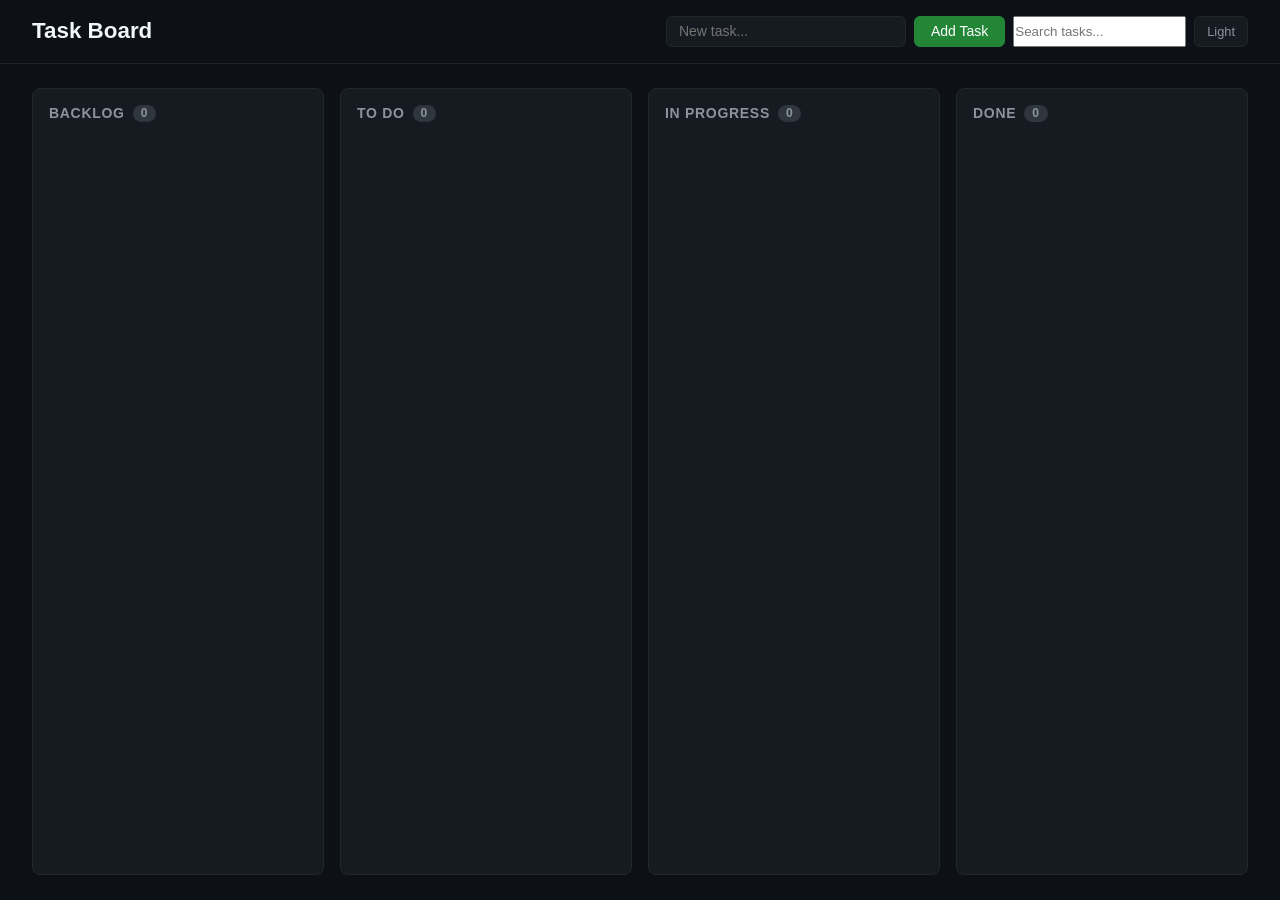
<file: index.html>
<!DOCTYPE html>
<html lang="en">
<head>
  <meta charset="UTF-8">
  <meta name="viewport" content="width=device-width, initial-scale=1.0">
  <title>HDD Task Board</title>
  <link rel="stylesheet" href="styles.css">
</head>
<body>
  <header>
    <h1>Task Board</h1>
    <div class="header-actions">
      <input type="text" id="new-task-input" placeholder="New task..." aria-label="New task title">
      <button id="add-task-btn">Add Task</button>
      <input type="text" id="search-input" placeholder="Search tasks..." aria-label="Search tasks">
      <button id="theme-toggle-btn" aria-label="Toggle theme">Dark</button>
    </div>
  </header>

  <main class="board">
    <section class="column" data-status="backlog">
      <h2>Backlog <span class="count" id="count-backlog">0</span></h2>
      <div class="task-list" id="list-backlog"></div>
    </section>

    <section class="column" data-status="todo">
      <h2>To Do <span class="count" id="count-todo">0</span></h2>
      <div class="task-list" id="list-todo"></div>
    </section>

    <section class="column" data-status="in-progress">
      <h2>In Progress <span class="count" id="count-in-progress">0</span></h2>
      <div class="task-list" id="list-in-progress"></div>
    </section>

    <section class="column" data-status="done">
      <h2>Done <span class="count" id="count-done">0</span></h2>
      <div class="task-list" id="list-done"></div>
    </section>
  </main>

  <script src="app.js"></script>
</body>
</html>
</file>
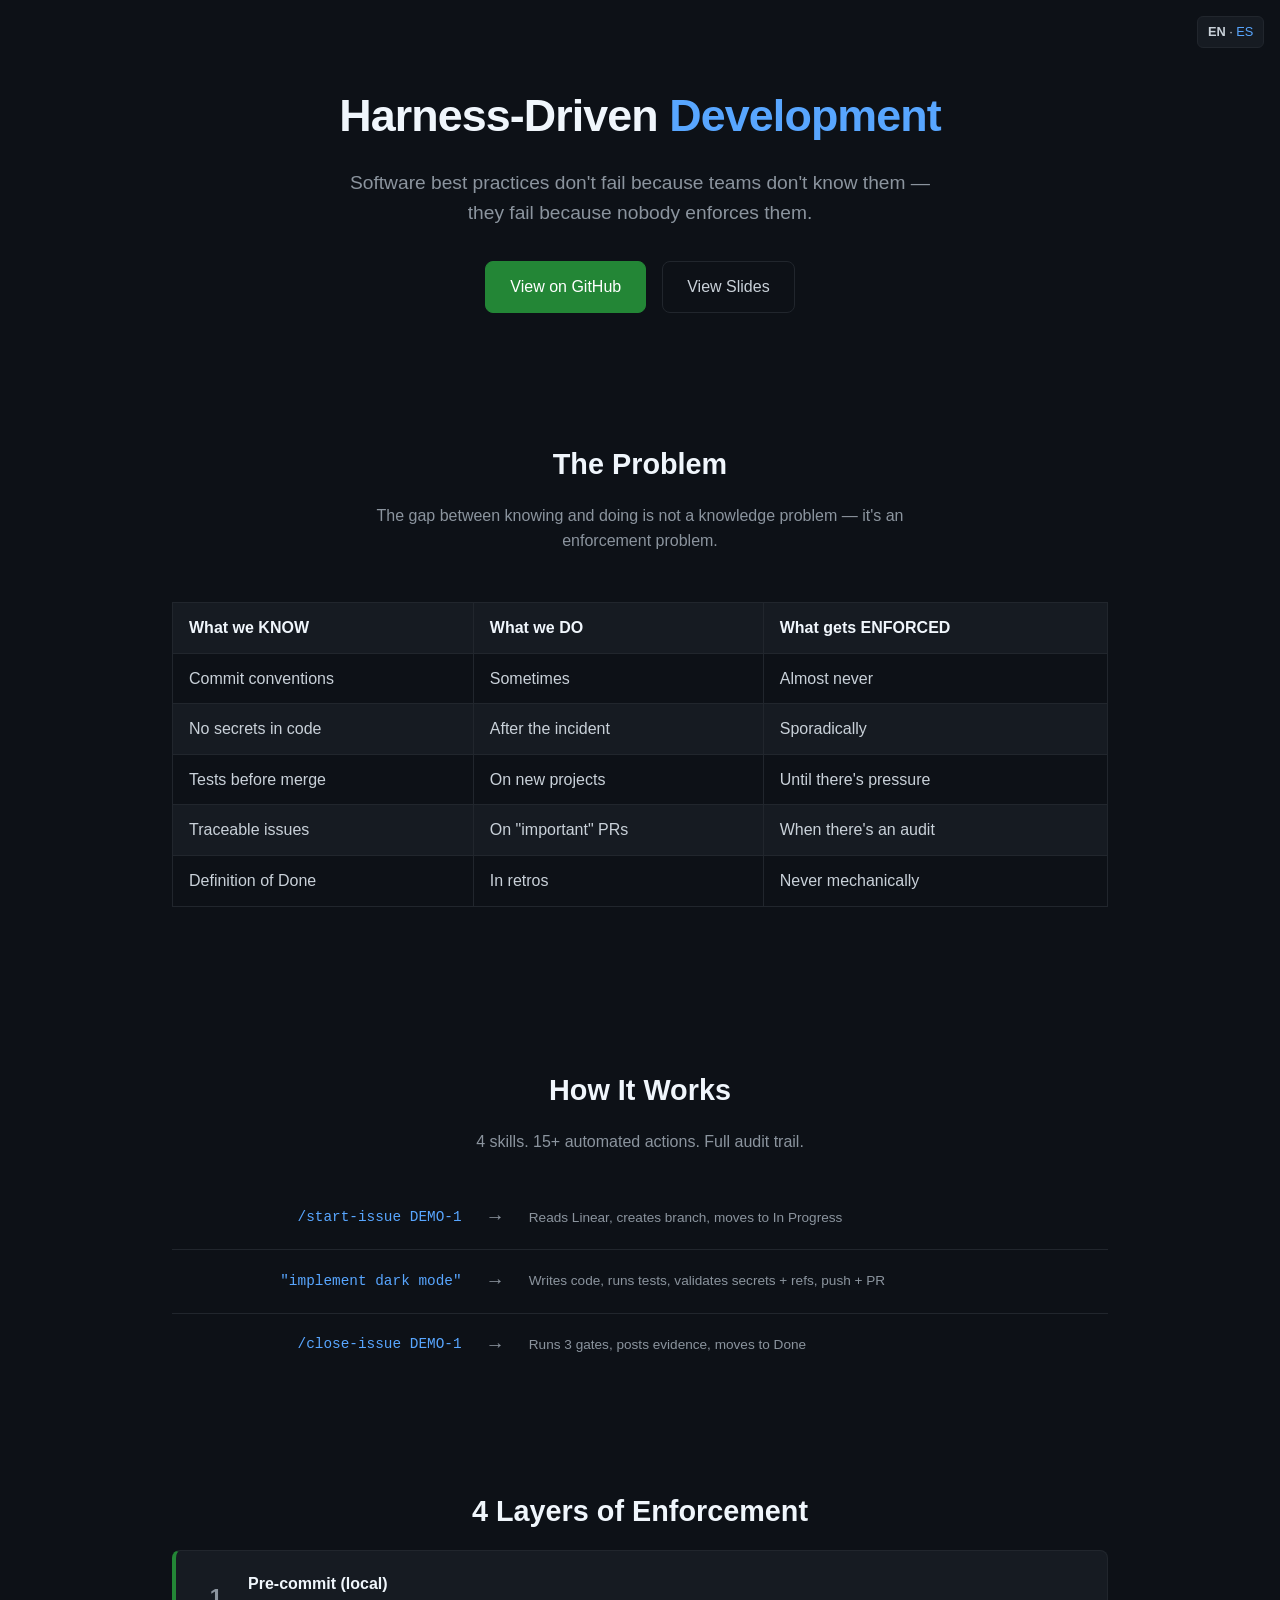
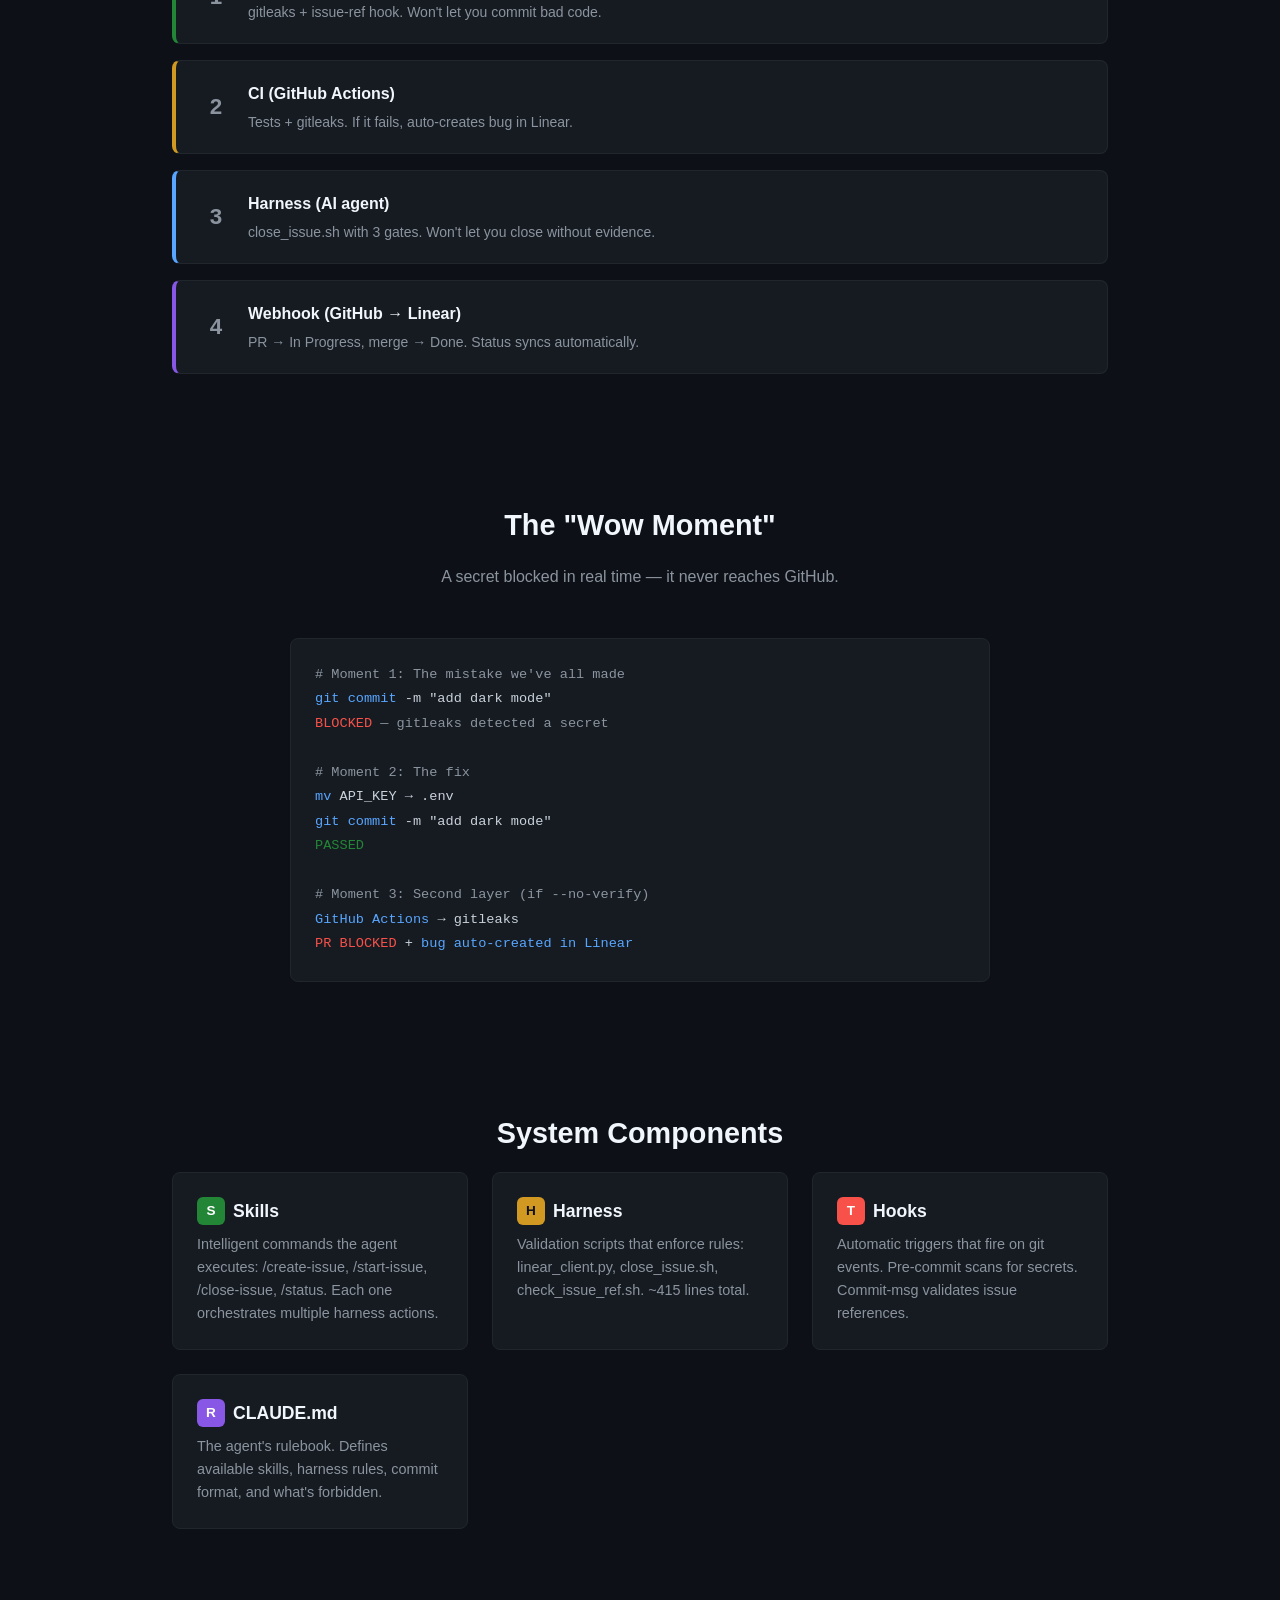
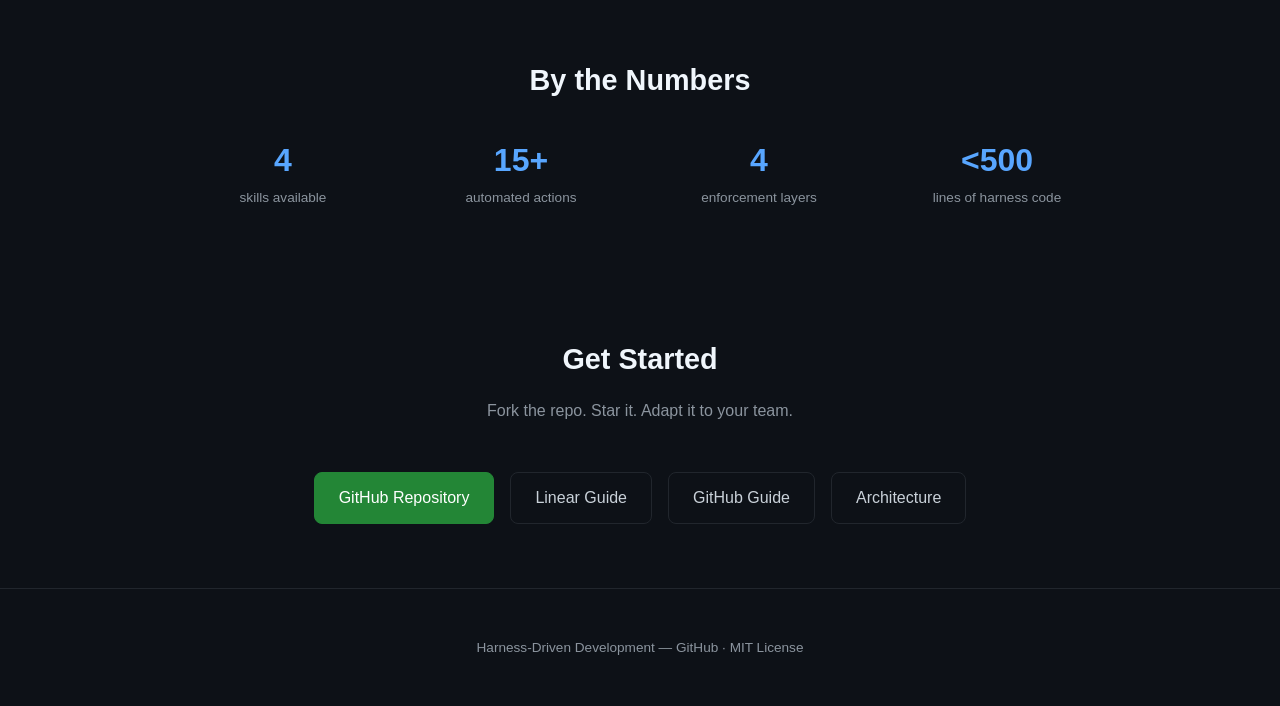
<file: docs/index.html>
<!DOCTYPE html>
<html lang="en">
<head>
  <meta charset="UTF-8">
  <meta name="viewport" content="width=device-width, initial-scale=1.0">
  <title>Harness-Driven Development</title>
  <meta name="description" content="Software best practices don't fail because teams don't know them — they fail because nobody enforces them. An AI agent with a harness closes that gap.">
  <style>
    *, *::before, *::after { box-sizing: border-box; margin: 0; padding: 0; }

    :root {
      --bg: #0d1117;
      --bg-card: #161b22;
      --border: #21262d;
      --text: #c9d1d9;
      --text-muted: #8b949e;
      --heading: #f0f6fc;
      --accent: #58a6ff;
      --green: #238636;
      --red: #f85149;
      --yellow: #d29922;
      --purple: #8957e5;
    }

    body {
      font-family: -apple-system, BlinkMacSystemFont, "Segoe UI", Roboto, Helvetica, Arial, sans-serif;
      background: var(--bg);
      color: var(--text);
      line-height: 1.6;
    }

    a { color: var(--accent); text-decoration: none; }
    a:hover { text-decoration: underline; }

    /* ── Hero ── */
    .hero {
      text-align: center;
      padding: 5rem 2rem 4rem;
      max-width: 800px;
      margin: 0 auto;
    }

    .hero h1 {
      font-size: 2.8rem;
      font-weight: 700;
      color: var(--heading);
      margin-bottom: 1rem;
      letter-spacing: -0.02em;
    }

    .hero h1 span { color: var(--accent); }

    .hero .tagline {
      font-size: 1.2rem;
      color: var(--text-muted);
      max-width: 600px;
      margin: 0 auto 2rem;
    }

    .hero-buttons {
      display: flex;
      gap: 1rem;
      justify-content: center;
      flex-wrap: wrap;
    }

    .btn {
      display: inline-flex;
      align-items: center;
      gap: 0.5rem;
      padding: 0.75rem 1.5rem;
      border-radius: 8px;
      font-size: 1rem;
      font-weight: 500;
      transition: all 0.2s;
    }

    .btn-primary {
      background: var(--green);
      color: #fff;
      border: 1px solid var(--green);
    }

    .btn-primary:hover { background: #2ea043; text-decoration: none; }

    .btn-secondary {
      background: transparent;
      color: var(--text);
      border: 1px solid var(--border);
    }

    .btn-secondary:hover { border-color: var(--text-muted); text-decoration: none; }

    /* ── Sections ── */
    section {
      max-width: 1000px;
      margin: 0 auto;
      padding: 4rem 2rem;
    }

    section h2 {
      font-size: 1.8rem;
      color: var(--heading);
      margin-bottom: 1rem;
      text-align: center;
    }

    section .subtitle {
      text-align: center;
      color: var(--text-muted);
      margin-bottom: 3rem;
      max-width: 600px;
      margin-left: auto;
      margin-right: auto;
    }

    /* ── Problem Table ── */
    .problem-table {
      width: 100%;
      border-collapse: collapse;
      margin-bottom: 2rem;
    }

    .problem-table th, .problem-table td {
      padding: 0.75rem 1rem;
      border: 1px solid var(--border);
      text-align: left;
    }

    .problem-table th {
      background: var(--bg-card);
      color: var(--heading);
      font-weight: 600;
    }

    .problem-table tr:nth-child(even) { background: var(--bg-card); }

    .col-know { color: var(--green); }
    .col-do { color: var(--yellow); }
    .col-enforce { color: var(--red); }

    /* ── Cards Grid ── */
    .cards {
      display: grid;
      grid-template-columns: repeat(auto-fit, minmax(280px, 1fr));
      gap: 1.5rem;
    }

    .card {
      background: var(--bg-card);
      border: 1px solid var(--border);
      border-radius: 8px;
      padding: 1.5rem;
    }

    .card h3 {
      color: var(--heading);
      font-size: 1.1rem;
      margin-bottom: 0.5rem;
      display: flex;
      align-items: center;
      gap: 0.5rem;
    }

    .card p { color: var(--text-muted); font-size: 0.9rem; }

    .card-icon {
      width: 28px;
      height: 28px;
      border-radius: 6px;
      display: inline-flex;
      align-items: center;
      justify-content: center;
      font-size: 0.85rem;
      flex-shrink: 0;
    }

    /* ── Layers ── */
    .layers {
      display: flex;
      flex-direction: column;
      gap: 1rem;
    }

    .layer {
      background: var(--bg-card);
      border: 1px solid var(--border);
      border-radius: 8px;
      padding: 1.25rem 1.5rem;
      display: flex;
      align-items: center;
      gap: 1rem;
      border-left: 4px solid;
    }

    .layer:nth-child(1) { border-left-color: var(--green); }
    .layer:nth-child(2) { border-left-color: var(--yellow); }
    .layer:nth-child(3) { border-left-color: var(--accent); }
    .layer:nth-child(4) { border-left-color: var(--purple); }

    .layer-num {
      font-size: 1.4rem;
      font-weight: 700;
      color: var(--text-muted);
      width: 2rem;
      text-align: center;
      flex-shrink: 0;
    }

    .layer-content h3 { color: var(--heading); font-size: 1rem; margin-bottom: 0.25rem; }
    .layer-content p { color: var(--text-muted); font-size: 0.875rem; }

    /* ── Flow ── */
    .flow {
      display: grid;
      grid-template-columns: 1fr auto 2fr;
      gap: 0.5rem 1.5rem;
      align-items: center;
    }

    .flow-you {
      text-align: right;
      font-family: monospace;
      color: var(--accent);
      font-size: 0.9rem;
    }

    .flow-arrow { color: var(--text-muted); font-size: 1.2rem; }

    .flow-system {
      color: var(--text-muted);
      font-size: 0.85rem;
    }

    .flow-divider {
      grid-column: 1 / -1;
      border-top: 1px solid var(--border);
      margin: 0.5rem 0;
    }

    /* ── Code Block ── */
    .code-block {
      background: var(--bg-card);
      border: 1px solid var(--border);
      border-radius: 8px;
      padding: 1.5rem;
      font-family: "SFMono-Regular", Consolas, "Liberation Mono", Menlo, monospace;
      font-size: 0.85rem;
      overflow-x: auto;
      line-height: 1.8;
      max-width: 700px;
      margin: 0 auto;
    }

    .code-block .comment { color: var(--text-muted); }
    .code-block .pass { color: var(--green); }
    .code-block .fail { color: var(--red); }
    .code-block .cmd { color: var(--accent); }

    /* ── Stats ── */
    .stats {
      display: grid;
      grid-template-columns: repeat(auto-fit, minmax(150px, 1fr));
      gap: 1rem;
      text-align: center;
      margin-top: 2rem;
    }

    .stat-num { font-size: 2rem; font-weight: 700; color: var(--accent); }
    .stat-label { font-size: 0.85rem; color: var(--text-muted); }

    /* ── Footer ── */
    footer {
      text-align: center;
      padding: 3rem 2rem;
      border-top: 1px solid var(--border);
      color: var(--text-muted);
      font-size: 0.85rem;
    }

    footer a { color: var(--text-muted); }
    footer a:hover { color: var(--accent); }

    /* ── Responsive ── */
    @media (max-width: 768px) {
      .hero h1 { font-size: 2rem; }
      .flow { grid-template-columns: 1fr; gap: 0.25rem; }
      .flow-you { text-align: left; }
      .flow-arrow { display: none; }
    }

    /* ── Lang toggle ── */
    .lang-toggle {
      position: fixed;
      top: 1rem;
      right: 1rem;
      background: var(--bg-card);
      border: 1px solid var(--border);
      border-radius: 6px;
      padding: 0.3rem 0.6rem;
      font-size: 0.8rem;
      z-index: 100;
    }
  </style>
</head>
<body>

<div class="lang-toggle">
  <strong>EN</strong> · <a href="#" onclick="toggleLang(); return false;">ES</a>
</div>

<!-- ── Hero ── -->
<div class="hero">
  <h1>Harness-Driven <span>Development</span></h1>
  <p class="tagline" data-en="Software best practices don't fail because teams don't know them &mdash; they fail because nobody enforces them." data-es="Las buenas pr&aacute;cticas de software no fallan por falta de conocimiento &mdash; fallan por falta de enforcement.">
    Software best practices don't fail because teams don't know them &mdash; they fail because nobody enforces them.
  </p>
  <div class="hero-buttons">
    <a href="https://github.com/felirangelp/harness-driven-dev" class="btn btn-primary">
      View on GitHub
    </a>
    <a href="slides/" class="btn btn-secondary">
      View Slides
    </a>
  </div>
</div>

<!-- ── The Problem ── -->
<section>
  <h2 data-en="The Problem" data-es="El Problema">The Problem</h2>
  <p class="subtitle" data-en="The gap between knowing and doing is not a knowledge problem &mdash; it's an enforcement problem." data-es="El gap entre saber y hacer no es un problema de conocimiento &mdash; es un problema de enforcement.">
    The gap between knowing and doing is not a knowledge problem &mdash; it's an enforcement problem.
  </p>
  <table class="problem-table">
    <thead>
      <tr>
        <th class="col-know" data-en="What we KNOW" data-es="Lo que SABEMOS">What we KNOW</th>
        <th class="col-do" data-en="What we DO" data-es="Lo que HACEMOS">What we DO</th>
        <th class="col-enforce" data-en="What gets ENFORCED" data-es="Lo que se CUMPLE">What gets ENFORCED</th>
      </tr>
    </thead>
    <tbody>
      <tr>
        <td>Commit conventions</td>
        <td data-en="Sometimes" data-es="A veces">Sometimes</td>
        <td data-en="Almost never" data-es="Casi nunca">Almost never</td>
      </tr>
      <tr>
        <td>No secrets in code</td>
        <td data-en="After the incident" data-es="Despu&eacute;s del incidente">After the incident</td>
        <td data-en="Sporadically" data-es="Espor&aacute;dicamente">Sporadically</td>
      </tr>
      <tr>
        <td>Tests before merge</td>
        <td data-en="On new projects" data-es="En proyectos nuevos">On new projects</td>
        <td data-en="Until there's pressure" data-es="Hasta que hay presi&oacute;n">Until there's pressure</td>
      </tr>
      <tr>
        <td>Traceable issues</td>
        <td data-en='On "important" PRs' data-es='En PRs "importantes"'>On "important" PRs</td>
        <td data-en="When there's an audit" data-es="Cuando hay auditor&iacute;a">When there's an audit</td>
      </tr>
      <tr>
        <td>Definition of Done</td>
        <td data-en="In retros" data-es="En retros">In retros</td>
        <td data-en="Never mechanically" data-es="Nunca mec&aacute;nicamente">Never mechanically</td>
      </tr>
    </tbody>
  </table>
</section>

<!-- ── How It Works ── -->
<section>
  <h2 data-en="How It Works" data-es="C&oacute;mo Funciona">How It Works</h2>
  <p class="subtitle" data-en="4 skills. 15+ automated actions. Full audit trail." data-es="4 skills. 15+ acciones autom&aacute;ticas. Audit trail completo.">
    4 skills. 15+ automated actions. Full audit trail.
  </p>
  <div class="flow">
    <div class="flow-you">/start-issue DEMO-1</div>
    <div class="flow-arrow">&rarr;</div>
    <div class="flow-system" data-en="Reads Linear, creates branch, moves to In Progress" data-es="Lee Linear, crea branch, mueve a In Progress">Reads Linear, creates branch, moves to In Progress</div>
    <div class="flow-divider"></div>
    <div class="flow-you">"implement dark mode"</div>
    <div class="flow-arrow">&rarr;</div>
    <div class="flow-system" data-en="Writes code, runs tests, validates secrets + refs, push + PR" data-es="Escribe c&oacute;digo, corre tests, valida secrets + refs, push + PR">Writes code, runs tests, validates secrets + refs, push + PR</div>
    <div class="flow-divider"></div>
    <div class="flow-you">/close-issue DEMO-1</div>
    <div class="flow-arrow">&rarr;</div>
    <div class="flow-system" data-en="Runs 3 gates, posts evidence, moves to Done" data-es="Corre 3 gates, posta evidencia, mueve a Done">Runs 3 gates, posts evidence, moves to Done</div>
  </div>
</section>

<!-- ── 4 Layers ── -->
<section>
  <h2 data-en="4 Layers of Enforcement" data-es="4 Capas de Enforcement">4 Layers of Enforcement</h2>
  <div class="layers">
    <div class="layer">
      <div class="layer-num">1</div>
      <div class="layer-content">
        <h3 data-en="Pre-commit (local)" data-es="Pre-commit (local)">Pre-commit (local)</h3>
        <p data-en="gitleaks + issue-ref hook. Won't let you commit bad code." data-es="gitleaks + issue-ref hook. No te deja commitear mal.">gitleaks + issue-ref hook. Won't let you commit bad code.</p>
      </div>
    </div>
    <div class="layer">
      <div class="layer-num">2</div>
      <div class="layer-content">
        <h3 data-en="CI (GitHub Actions)" data-es="CI (GitHub Actions)">CI (GitHub Actions)</h3>
        <p data-en="Tests + gitleaks. If it fails, auto-creates bug in Linear." data-es="Tests + gitleaks. Si falla, auto-crea bug en Linear.">Tests + gitleaks. If it fails, auto-creates bug in Linear.</p>
      </div>
    </div>
    <div class="layer">
      <div class="layer-num">3</div>
      <div class="layer-content">
        <h3 data-en="Harness (AI agent)" data-es="Harness (agente IA)">Harness (AI agent)</h3>
        <p data-en="close_issue.sh with 3 gates. Won't let you close without evidence." data-es="close_issue.sh con 3 gates. No te deja cerrar sin evidencia.">close_issue.sh with 3 gates. Won't let you close without evidence.</p>
      </div>
    </div>
    <div class="layer">
      <div class="layer-num">4</div>
      <div class="layer-content">
        <h3 data-en="Webhook (GitHub &rarr; Linear)" data-es="Webhook (GitHub &rarr; Linear)">Webhook (GitHub &rarr; Linear)</h3>
        <p data-en="PR &rarr; In Progress, merge &rarr; Done. Status syncs automatically." data-es="PR &rarr; In Progress, merge &rarr; Done. El estado se sincroniza solo.">PR &rarr; In Progress, merge &rarr; Done. Status syncs automatically.</p>
      </div>
    </div>
  </div>
</section>

<!-- ── The Wow Moment ── -->
<section>
  <h2 data-en='The "Wow Moment"' data-es='El "Momento Wow"'>The "Wow Moment"</h2>
  <p class="subtitle" data-en="A secret blocked in real time &mdash; it never reaches GitHub." data-es="Un secret bloqueado en tiempo real &mdash; nunca llega a GitHub.">
    A secret blocked in real time &mdash; it never reaches GitHub.
  </p>
  <div class="code-block">
    <span class="comment" data-en="# Moment 1: The mistake we've all made" data-es="# Momento 1: El error que todos hemos cometido"># Moment 1: The mistake we've all made</span><br>
    <span class="cmd">git commit</span> -m "add dark mode"<br>
    <span class="fail">BLOCKED</span> <span class="comment" data-en="— gitleaks detected a secret" data-es="— gitleaks detect&oacute; un secret">&mdash; gitleaks detected a secret</span><br><br>

    <span class="comment" data-en="# Moment 2: The fix" data-es="# Momento 2: La correcci&oacute;n"># Moment 2: The fix</span><br>
    <span class="cmd">mv</span> API_KEY &rarr; .env<br>
    <span class="cmd">git commit</span> -m "add dark mode"<br>
    <span class="pass">PASSED</span><br><br>

    <span class="comment" data-en="# Moment 3: Second layer (if --no-verify)" data-es="# Momento 3: Segunda capa (si --no-verify)"># Moment 3: Second layer (if --no-verify)</span><br>
    <span class="cmd">GitHub Actions</span> &rarr; gitleaks<br>
    <span class="fail">PR BLOCKED</span> + <span class="cmd" data-en="bug auto-created in Linear" data-es="bug auto-creado en Linear">bug auto-created in Linear</span>
  </div>
</section>

<!-- ── Components ── -->
<section>
  <h2 data-en="System Components" data-es="Componentes del Sistema">System Components</h2>
  <div class="cards">
    <div class="card">
      <h3><span class="card-icon" style="background:var(--green);color:#fff;">S</span> Skills</h3>
      <p data-en="Intelligent commands the agent executes: /create-issue, /start-issue, /close-issue, /status. Each one orchestrates multiple harness actions." data-es="Comandos inteligentes que el agente ejecuta: /create-issue, /start-issue, /close-issue, /status. Cada uno orquesta m&uacute;ltiples acciones del harness.">Intelligent commands the agent executes: /create-issue, /start-issue, /close-issue, /status. Each one orchestrates multiple harness actions.</p>
    </div>
    <div class="card">
      <h3><span class="card-icon" style="background:var(--yellow);color:#0d1117;">H</span> Harness</h3>
      <p data-en="Validation scripts that enforce rules: linear_client.py, close_issue.sh, check_issue_ref.sh. ~415 lines total." data-es="Scripts de validaci&oacute;n que hacen cumplir reglas: linear_client.py, close_issue.sh, check_issue_ref.sh. ~415 l&iacute;neas en total.">Validation scripts that enforce rules: linear_client.py, close_issue.sh, check_issue_ref.sh. ~415 lines total.</p>
    </div>
    <div class="card">
      <h3><span class="card-icon" style="background:var(--red);color:#fff;">T</span> Hooks</h3>
      <p data-en="Automatic triggers that fire on git events. Pre-commit scans for secrets. Commit-msg validates issue references." data-es="Triggers autom&aacute;ticos que se disparan en eventos de git. Pre-commit escanea secrets. Commit-msg valida referencias a issues.">Automatic triggers that fire on git events. Pre-commit scans for secrets. Commit-msg validates issue references.</p>
    </div>
    <div class="card">
      <h3><span class="card-icon" style="background:var(--purple);color:#fff;">R</span> CLAUDE.md</h3>
      <p data-en="The agent's rulebook. Defines available skills, harness rules, commit format, and what's forbidden." data-es="El libro de reglas del agente. Define skills disponibles, reglas del harness, formato de commits, y lo que est&aacute; prohibido.">The agent's rulebook. Defines available skills, harness rules, commit format, and what's forbidden.</p>
    </div>
  </div>
</section>

<!-- ── Stats ── -->
<section>
  <h2 data-en="By the Numbers" data-es="En N&uacute;meros">By the Numbers</h2>
  <div class="stats">
    <div>
      <div class="stat-num">4</div>
      <div class="stat-label" data-en="skills available" data-es="skills disponibles">skills available</div>
    </div>
    <div>
      <div class="stat-num">15+</div>
      <div class="stat-label" data-en="automated actions" data-es="acciones autom&aacute;ticas">automated actions</div>
    </div>
    <div>
      <div class="stat-num">4</div>
      <div class="stat-label" data-en="enforcement layers" data-es="capas de enforcement">enforcement layers</div>
    </div>
    <div>
      <div class="stat-num">&lt;500</div>
      <div class="stat-label" data-en="lines of harness code" data-es="l&iacute;neas de c&oacute;digo del harness">lines of harness code</div>
    </div>
  </div>
</section>

<!-- ── CTA ── -->
<section style="text-align:center;">
  <h2 data-en="Get Started" data-es="Empieza Ya">Get Started</h2>
  <p class="subtitle" data-en="Fork the repo. Star it. Adapt it to your team." data-es="Fork el repo. Dale star. Ad&aacute;ptalo a tu equipo.">
    Fork the repo. Star it. Adapt it to your team.
  </p>
  <div class="hero-buttons">
    <a href="https://github.com/felirangelp/harness-driven-dev" class="btn btn-primary">
      GitHub Repository
    </a>
    <a href="https://github.com/felirangelp/harness-driven-dev/blob/main/docs/guide-linear.md" class="btn btn-secondary" data-en="Linear Guide" data-es="Gu&iacute;a Linear">
      Linear Guide
    </a>
    <a href="https://github.com/felirangelp/harness-driven-dev/blob/main/docs/guide-github.md" class="btn btn-secondary" data-en="GitHub Guide" data-es="Gu&iacute;a GitHub">
      GitHub Guide
    </a>
    <a href="https://github.com/felirangelp/harness-driven-dev/blob/main/docs/architecture.md" class="btn btn-secondary" data-en="Architecture" data-es="Arquitectura">
      Architecture
    </a>
  </div>
</section>

<footer>
  <p>
    Harness-Driven Development &mdash;
    <a href="https://github.com/felirangelp/harness-driven-dev">GitHub</a> &middot;
    <a href="https://github.com/felirangelp/harness-driven-dev/blob/main/LICENSE">MIT License</a>
  </p>
</footer>

<script>
  let currentLang = 'en';

  function toggleLang() {
    currentLang = currentLang === 'en' ? 'es' : 'en';
    const otherLang = currentLang === 'en' ? 'es' : 'en';

    document.querySelectorAll('[data-' + currentLang + ']').forEach(function(el) {
      if (el.tagName === 'A' && el.dataset[currentLang]) {
        el.textContent = el.dataset[currentLang];
      } else if (el.dataset[currentLang]) {
        el.innerHTML = el.dataset[currentLang];
      }
    });

    var toggle = document.querySelector('.lang-toggle');
    if (currentLang === 'en') {
      toggle.innerHTML = '<strong>EN</strong> · <a href="#" onclick="toggleLang(); return false;">ES</a>';
    } else {
      toggle.innerHTML = '<a href="#" onclick="toggleLang(); return false;">EN</a> · <strong>ES</strong>';
    }
  }
</script>

</body>
</html>
</file>
<file: styles.css>
/* HDD Task Board — Dark/Light theme with CSS custom properties */

*,
*::before,
*::after {
  box-sizing: border-box;
  margin: 0;
  padding: 0;
}

/* ── Theme Variables ── */

:root {
  --bg: #0d1117;
  --bg-card: #161b22;
  --bg-task: #0d1117;
  --border: #21262d;
  --text: #c9d1d9;
  --text-heading: #f0f6fc;
  --text-muted: #8b949e;
  --input-bg: #161b22;
  --count-bg: #30363d;
  --btn-border: #30363d;
  --focus-color: #58a6ff;
  --green: #238636;
  --green-hover: #2ea043;
  --red: #f85149;
}

[data-theme="light"] {
  --bg: #f6f8fa;
  --bg-card: #ffffff;
  --bg-task: #f6f8fa;
  --border: #d0d7de;
  --text: #1f2328;
  --text-heading: #1f2328;
  --text-muted: #656d76;
  --input-bg: #ffffff;
  --count-bg: #e1e4e8;
  --btn-border: #d0d7de;
  --focus-color: #0969da;
  --green: #1a7f37;
  --green-hover: #218b3b;
  --red: #cf222e;
}

body {
  font-family: -apple-system, BlinkMacSystemFont, "Segoe UI", Roboto, Helvetica, Arial, sans-serif;
  background: var(--bg);
  color: var(--text);
  min-height: 100vh;
  transition: background 0.2s, color 0.2s;
}

/* ── Header ── */

header {
  display: flex;
  align-items: center;
  justify-content: space-between;
  padding: 1rem 2rem;
  border-bottom: 1px solid var(--border);
}

header h1 {
  font-size: 1.4rem;
  font-weight: 600;
  color: var(--text-heading);
}

.header-actions {
  display: flex;
  gap: 0.5rem;
}

#new-task-input {
  padding: 0.4rem 0.75rem;
  border: 1px solid var(--border);
  border-radius: 6px;
  background: var(--input-bg);
  color: var(--text);
  font-size: 0.875rem;
  width: 240px;
}

#new-task-input:focus {
  outline: none;
  border-color: var(--focus-color);
  box-shadow: 0 0 0 3px rgba(56, 139, 253, 0.3);
}

#add-task-btn {
  padding: 0.4rem 1rem;
  border: 1px solid var(--green);
  border-radius: 6px;
  background: var(--green);
  color: #fff;
  font-size: 0.875rem;
  cursor: pointer;
  font-weight: 500;
}

#add-task-btn:hover {
  background: var(--green-hover);
}

#theme-toggle-btn {
  padding: 0.4rem 0.75rem;
  border: 1px solid var(--border);
  border-radius: 6px;
  background: var(--bg-card);
  color: var(--text-muted);
  font-size: 0.8rem;
  cursor: pointer;
}

#theme-toggle-btn:hover {
  color: var(--text);
  border-color: var(--text-muted);
}

/* ── Board ── */

.board {
  display: grid;
  grid-template-columns: repeat(4, 1fr);
  gap: 1rem;
  padding: 1.5rem 2rem;
  min-height: calc(100vh - 65px);
}

.column {
  background: var(--bg-card);
  border: 1px solid var(--border);
  border-radius: 8px;
  padding: 1rem;
  display: flex;
  flex-direction: column;
}

.column h2 {
  font-size: 0.875rem;
  font-weight: 600;
  text-transform: uppercase;
  letter-spacing: 0.05em;
  color: var(--text-muted);
  margin-bottom: 0.75rem;
  display: flex;
  align-items: center;
  gap: 0.5rem;
}

.count {
  font-size: 0.75rem;
  background: var(--count-bg);
  color: var(--text-muted);
  padding: 0.1rem 0.5rem;
  border-radius: 10px;
}

/* ── Drag and Drop ── */

.task-card[draggable="true"] {
  cursor: grab;
}

.task-card[draggable="true"]:active {
  cursor: grabbing;
}

.task-card.dragging {
  opacity: 0.4;
}

.column.drag-over {
  border-color: var(--focus-color);
  background: color-mix(in srgb, var(--focus-color) 5%, var(--bg-card));
}

/* ── Task cards ── */

.task-list {
  display: flex;
  flex-direction: column;
  gap: 0.5rem;
  flex: 1;
}

.task-card {
  background: var(--bg-task);
  border: 1px solid var(--border);
  border-radius: 6px;
  padding: 0.75rem;
  display: flex;
  align-items: flex-start;
  justify-content: space-between;
  gap: 0.5rem;
}

.task-card:hover {
  border-color: var(--text-muted);
}

.task-title {
  font-size: 0.875rem;
  color: var(--text);
  flex: 1;
}

.task-actions {
  display: flex;
  gap: 0.25rem;
  flex-shrink: 0;
}

.task-actions button {
  background: none;
  border: 1px solid var(--btn-border);
  border-radius: 4px;
  color: var(--text-muted);
  font-size: 0.7rem;
  padding: 0.2rem 0.4rem;
  cursor: pointer;
}

.task-actions button:hover {
  color: var(--text);
  border-color: var(--text-muted);
}

.task-actions button.delete-btn:hover {
  color: var(--red);
  border-color: var(--red);
}

/* ── Responsive ── */

@media (max-width: 768px) {
  .board {
    grid-template-columns: 1fr;
  }

  header {
    flex-direction: column;
    gap: 0.75rem;
  }
}
</file>
